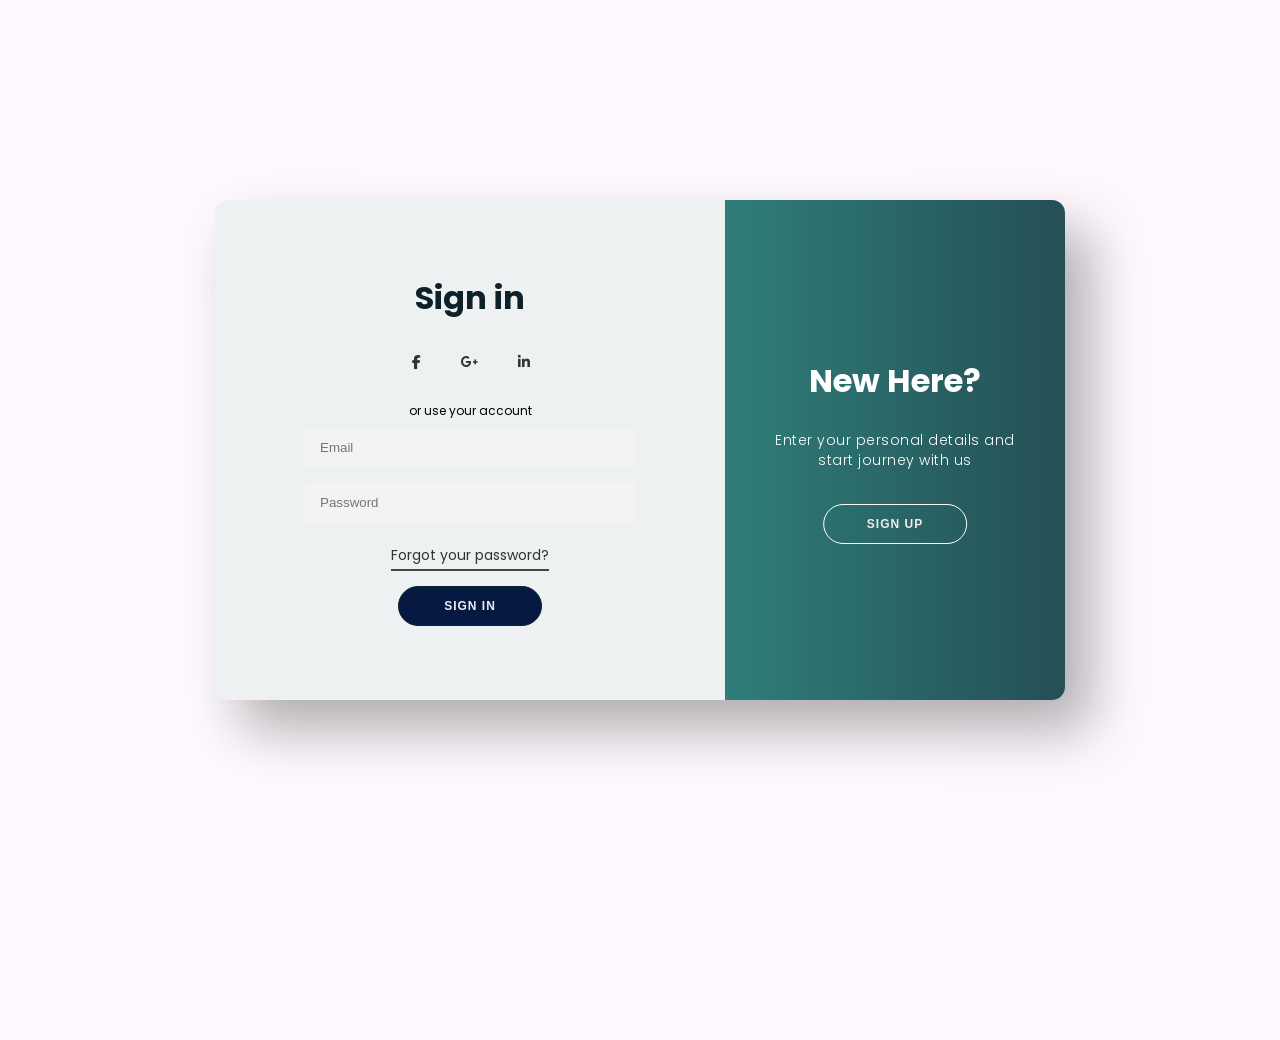
<file: login.html>
<!DOCTYPE html>
<html lang="en">

<head>
    <meta charset="UTF-8">
    <meta http-equiv="X-UA-Compatible" content="IE=edge">
    <meta name="viewport" content="width=device-width, initial-scale=1.0">
    <title>Sign in || Sign up form</title>
    
    <link rel="stylesheet" href="https://cdnjs.cloudflare.com/ajax/libs/font-awesome/6.1.1/css/all.min.css"
        integrity="sha512-KfkfwYDsLkIlwQp6LFnl8zNdLGxu9YAA1QvwINks4PhcElQSvqcyVLLD9aMhXd13uQjoXtEKNosOWaZqXgel0g=="
        crossorigin="anonymous" referrerpolicy="no-referrer" />
    <!-- css stylesheet -->
    <link rel="stylesheet" href="authenti.css">
</head>

<body>

    <div class="container" id="container">
        <div class="form-container sign-up-container">
            <form action="#" id="MainForm">
                <h1>Create Account</h1>
                <div class="social-container">
                    <a href="https://www.facebook.com/" class="social"><i class="fab fa-facebook-f"></i></a>
                    <a href="https://mail.google.com/" class="social"><i class="fab fa-google-plus-g"></i></a>
                    <a href="https://www.linkedin.com/" class="social"><i class="fab fa-linkedin-in"></i></a>
                </div>
                <span>or use your email for registration</span>
                <div class="infield">
                    <input type="text" placeholder="Name" id="nameInp" required />
                    <label></label>
                </div>
                <div class="infield">
                    <input type="email" placeholder="Email" name="email" id="emailInp" required />
                    <label></label>
                </div>
                <div class="infield">
                    <input type="password" placeholder="Password" id="passwordInp" required />
                    <label></label>
                </div>
                <button type="submit">Sign Up</button>
            </form>
        </div>
        <div class="form-container sign-in-container">
            <form action="#" id="subForm">
                <h1>Sign in</h1>
                <div class="social-container">
                    <a href="https://www.facebook.com/" class="social"><i class="fab fa-facebook-f"></i></a>
                    <a href="https://mail.google.com/" class="social"><i class="fab fa-google-plus-g"></i></a>
                    <a href="https://www.linkedin.com/" class="social"><i class="fab fa-linkedin-in"></i></a>
                </div>
                <span>or use your account</span>
                <div class="infield">
                    <input type="email" placeholder="Email" name="email" id="signin-email" required />
                    <label></label>
                </div>
                <div class="infield">
                    <input type="password" placeholder="Password" id="signin-pass" required />
                    <label></label>
                </div>
                <a href="#" class="forgot">Forgot your password?</a>
                <button type="submit">Sign In</button>
            </form>
        </div>
        <div class="overlay-container" id="overlayCon">
            <div class="overlay">
                <div class="overlay-panel overlay-left">
                    <h1>Welcome Back!</h1>
                    <p>To keep connected with us please login with your personal info</p>
                    <button id="signInBtn" onclick="handleSignInClick()">Sign In</button>
                </div>
                <div class="overlay-panel overlay-right">
                    <h1>New Here?</h1>
                    <p>Enter your personal details and start journey with us</p>
                    <button id="signUpBtn" onclick="handleSignUpClick()">Sign Up</button>
                </div>
            </div>
            <button id="overlayBtn"></button>
        </div>
    </div>
    <div class="blob-light"></div>

    <!-- js code -->
    <script>
        const container = document.getElementById('container');
        const overlayCon = document.getElementById('overlayCon');
        const overlayBtn = document.getElementById('overlayBtn');

        overlayBtn.addEventListener('click', () => {
            container.classList.toggle('right-panel-active');
            overlayBtn.classList.remove('btnScaled');
            window.requestAnimationFrame(() => {
                overlayBtn.classList.add('btnScaled');
            });
        });

        function handleSignUpClick() {
            container.classList.add('right-panel-active');
        }

        function handleSignInClick() {
            container.classList.remove('right-panel-active');
        }

        const storeUser = (user) => {
            let users = JSON.parse(localStorage.getItem('users')) || [];
            users.push(user);
            localStorage.setItem('users', JSON.stringify(users));
        }

        // Check if user exists in local storage
        const getUser = (email, password) => {
            let users = JSON.parse(localStorage.getItem('users')) || [];
            return users.find(user => user.email === email && user.password === password);
        }

        let MainForm = document.getElementById('MainForm');
        let subForm = document.getElementById('subForm');

        let registerUser = evt => {
            evt.preventDefault();
            let name = document.getElementById('nameInp').value;
            let email = document.getElementById('emailInp').value;
            let password = document.getElementById('passwordInp').value;
            let user = { name, email, password };
            storeUser(user);
            alert("User registered successfully!");
            window.location.href = 'index.html'; // Redirect to home page
        }

        MainForm.addEventListener('submit', registerUser);

        let signInUser = evt => {
            evt.preventDefault();
            let email = document.getElementById('signin-email').value;
            let password = document.getElementById('signin-pass').value;
            let user = getUser(email, password);
            if (user) {
                // Store user data in session storage for the session
                sessionStorage.setItem('user', JSON.stringify(user));
                alert("User signed in successfully!");
                window.location.href = 'index.html'; // Redirect to home page
            } else {
                alert("Invalid email or password.");
            }
        }

        subForm.addEventListener('submit', signInUser);
    </script>
</body>
</html>
</file>
<file: authenti.css>
@import url('https://fonts.googleapis.com/css2?family=Poppins:wght@100;200;300;400;500;600;700;800;900&display=swap');

* {
    padding: 0px;
    margin: 0px;
    box-sizing: border-box;
}
:root {
    --linear-grad: linear-gradient(to right, #40c4b2, #244f55);
    --grad-clr1: #0e2029;
    --grad-clr2: #051941;
}

body 
{
    height: 100vh;
    background: #fff8ff;
    display: grid;
    place-content: center;
    font-family: 'Poppins', sans-serif;

}

.container
{
position: relative;
width: 850px;
height: 500px;
background-color: #eef1f1;
box-shadow: 25px 30px 55px #5557;
border-radius: 13px;
overflow: hidden;

}
.form-container
{
position: absolute;
width: 60%;
height: 100%;
padding: 0px 40px;
transition: all 0.6s ease-in-out;
}
.sign-up-container
{
opacity: 0;
z-index: 1;
}
.sign-in-container
{
z-index: 2;
}
form
{
height: 100%;
display: flex;
flex-direction: column;
align-items: center;
justify-content: center;
padding: 0px 50px;
}
h1
{ 
    color: var(--grad-clr1);
}
.social-container
{
margin: 20px 0px;
}
.social-container a
{
border: 1px solid #6e6e6e00;
border-radius: 50%;
display: inline-flex;
justify-content: center;
align-items: center;
margin: 0px 5px;
height: 40px;
width: 40px;
}
span
{
font-size: 12px;
}
.infield
{
position: relative;
margin: 8px -0px;
width: 100%;
}
input 
{
width: 100%;
padding: 12px 15px;
background-color: #f3f3f3;
border: none;
outline: none;
}
label 
{
position: absolute;
left: 50%;
top: 100%;
transform: translateX(-50%);
width: 0%;
height: 2px;
background: var(--linear-grad);
transition: 0.3s;
}
input:focus ~ label {
width: 100%;
}
a {
color: #333333;
font-size: 14px;
text-decoration: none;
margin: 15px 0px;
}
a.forgot {
    padding-bottom: 3px;
    border-bottom: 2px solid #464444; 
}
button{
border-radius: 20px;
border: 1px solid var(--grad-clr1);
background: var(--grad-clr2);
color: #f0ecec;
font-size: 12px;
font-weight: bold;
padding: 12px 45px;
letter-spacing: 1px;
text-transform: uppercase;
}
form-container button {
margin-top: 17px;
transition: 80ms ease-in;
}
.form-container button:hover 
{
background: #000000;
color: var(-grad-clr1);
}
.overlay-container {
position: absolute;
top: 0;
left: 60%;
width: 40%;
height: 100%;
overflow: hidden;
transition: transform 0.6s ease-in-out;
z-index: 9;
}
#overlayBtn {
cursor: pointer;
position: absolute;
left: 50%;
top: 304px;
transform: translateX(-50%);
width: 143.67px;
height: 40px;
border: 1px solid #FFF;
background: transparent;
border-radius: 20px;
}
.overlay {
position: relative;
background: var(--linear-grad);
color: #FFF;
left: -150%;
height: 100%;
width: 250%;
transition: transform 0.6s ease-in-out;
}
.overlay-panel
{
position: absolute;
display: flex;
align-items: center;
justify-content: center;
flex-direction: column;
padding: 0px  40px;
text-align: center;
height:100%;
width: 340px;
transition: 0.6s ease-in-out;
}
.overlay-left 
{
right: 60%;
transform: translatex(-12%);
}
.overlay-right
{
    right: 0;
    transform: translateX(0%);
}
.overlay-panel h1
{
    color: #FFF;
}
p
{
    font-size: 14px;
    font-weight: 300;
    line-height: 20px;
    letter-spacing: 0.5px;
    margin: 25px 0px 35px;
}
.overlay-panel button {
    border: none;
    background-color: transparent;
}

.right-panel-active .overlay-container 
{
     transform: translateX(-150%);

}
.right-panel-active .overlay 
{
     transform: translateX(50%);

}
.right-panel-active .overlay-left 
{
     transform: translateX(25%);
}
.right-panel-active .overlay-right 
{
     transform: translateX(35%);

}
.right-panel-active .sign-in-container 
{
     transform: translateX(20%);
     opacity: 0;

}
.right-panel-active .sign-up-container
{
     transform: translateX(66.7%);
     opacity: 1;
     z-index: 5;
     animation: show 0.6s;
}
@keyframes show {
    0% , 50%{
        opacity: 0;
        z-index: 1;
    }
    50.1% , 100%{
        opacity: 0;
        z-index: 5;
    }
}
.btnScaled {
    animation: scaleBtn 0.6s;
}
@keyframes scaleBtn {
    0%{
        width: 143.67px;

    }
    50%{
        width: 250px;

    }
    100%{
        width: 143.67px;

    }
    
}
.blob-light {
    position: absolute;
    width: 65rem;
    height: 65rem;
    opacity: 0.25;
    background: linear-gradient(
      180deg,
      #35d1af 100%, 
      #35d1af 100% 
    );
    mix-blend-mode: color-dodge;
    animation: move 15s infinite alternate-reverse; /* Reverse animation direction */
    filter: blur(50px);
    box-shadow:
      inset 0 0 0 5px rgb(32, 207, 169),
      inset 100px 100px 0 0px rgb(36, 196, 196),
      inset 200px 200px 0 0px rgb(36, 196, 196),
      inset 300px 300px 0 0px rgb(36, 196, 196);
      border-radius: 76% 24% 33% 67% / 68% 55% 45% 32%;
      z-index: -1;
}
  
@keyframes move {
    0% {
      transform: translate(-30%, -30%) rotate(180deg);
      border-radius: 33% 67% 24% 76% / 45% 32% 55% 68%;}

    25% {
      transform: translate(40%, -30%) rotate(-90deg);
      border-radius: 76% 24% 33% 67% / 68% 55% 45% 32%;
    }
    50% {
        transform: translate(-40%, 40%) rotate(90deg);
        border-radius: 76% 24% 33% 67% / 68% 55% 45% 32%;
    }
    75% {
        transform: translate(30%, 30%) rotate(0deg);
      border-radius: 33% 67% 24% 76% / 45% 32% 55% 68%;
      
    }
    100% {
      transform: translate(-30%, -30%) rotate(-180deg);
      border-radius: 33% 67% 24% 76% / 45% 32% 55% 68%;
    }
  }
</file>
